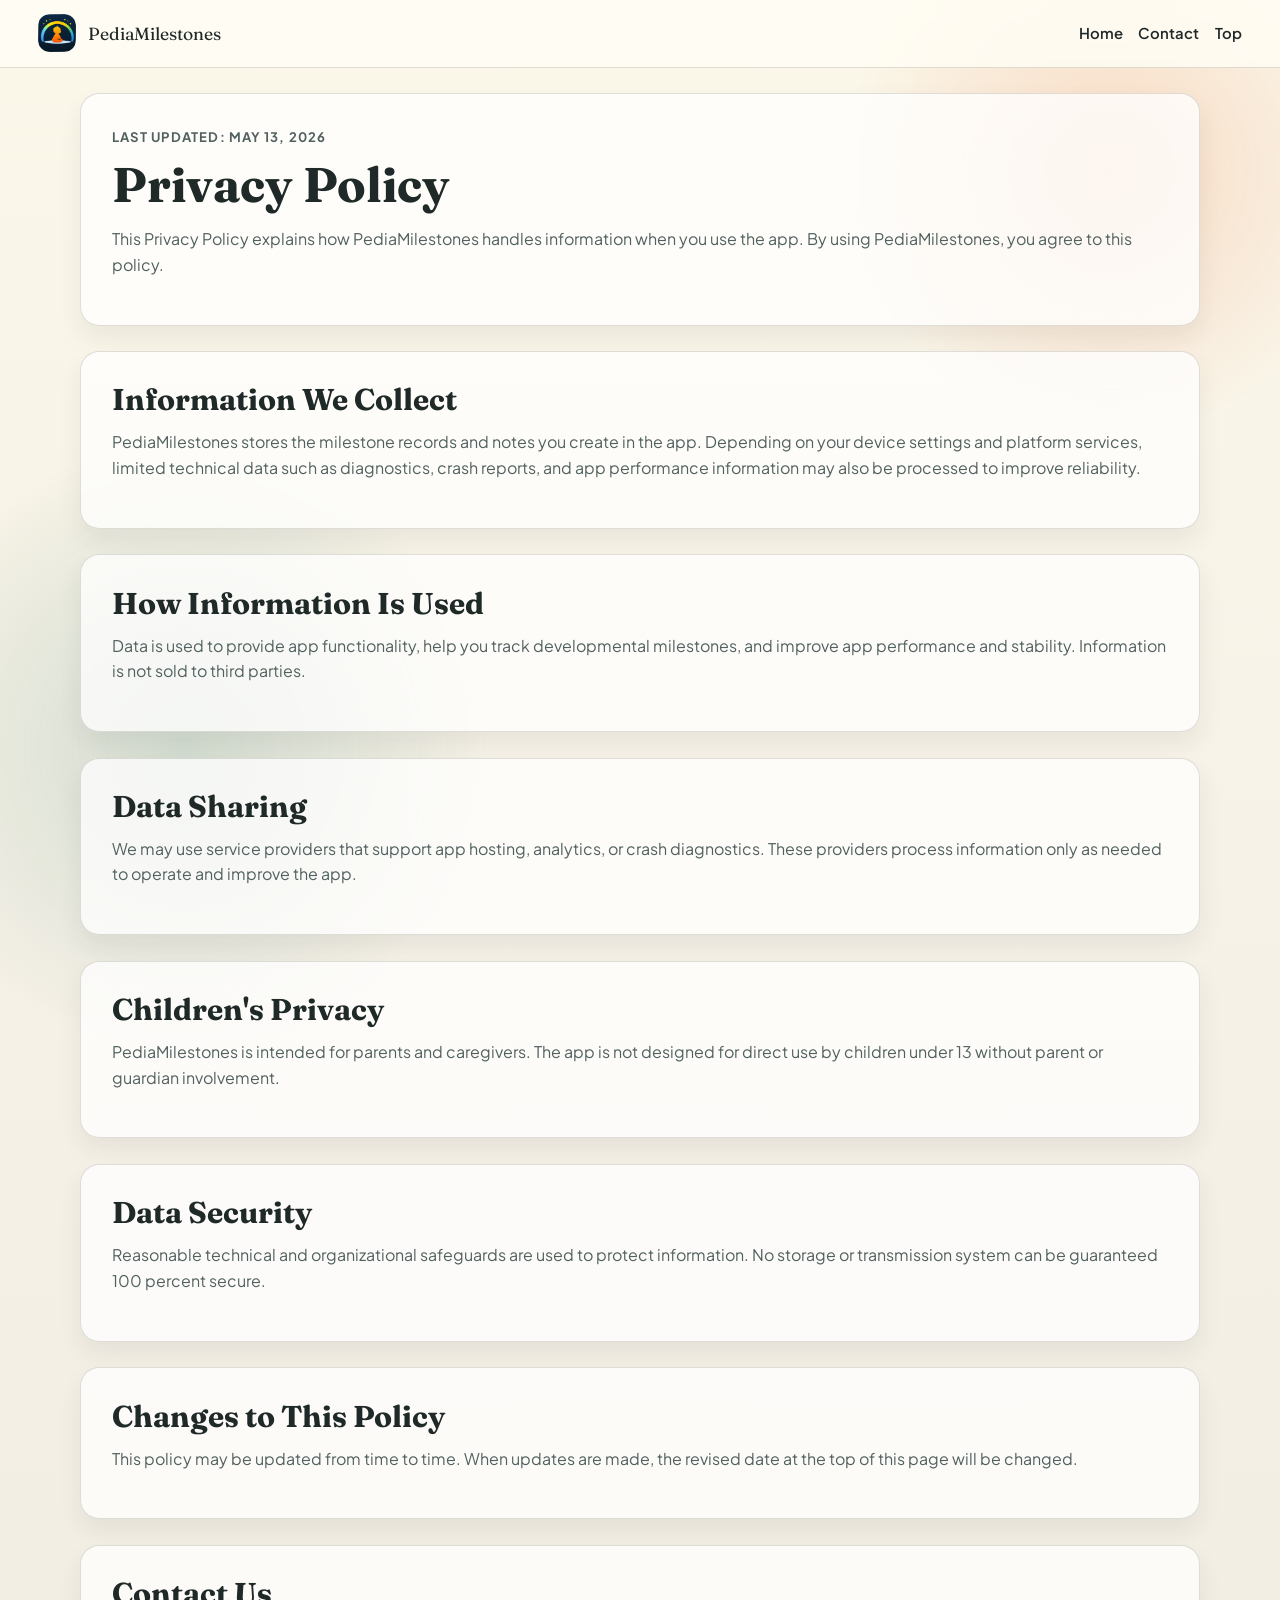
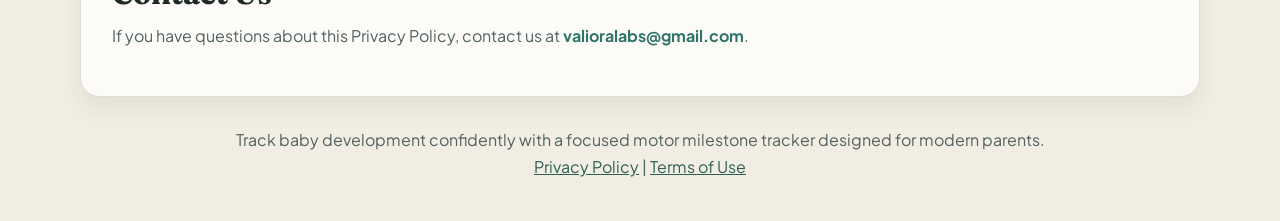
<file: privacy-policy.html>
<!doctype html>
<html lang="en">
<head>
  <meta charset="utf-8">
  <meta name="viewport" content="width=device-width, initial-scale=1">
  <title>Privacy Policy | PediaMilestones</title>
  <meta
    name="description"
    content="Read the PediaMilestones Privacy Policy to understand how data is handled in the app."
  >
  <link rel="preconnect" href="https://fonts.googleapis.com">
  <link rel="preconnect" href="https://fonts.gstatic.com" crossorigin>
  <link href="https://fonts.googleapis.com/css2?family=Fraunces:opsz,wght@9..144,600;9..144,700&family=Plus+Jakarta+Sans:wght@400;500;600;700&display=swap" rel="stylesheet">
  <link rel="stylesheet" href="styles.css?v=20260212">
</head>
<body>
  <div class="ambient-layer" aria-hidden="true"></div>

  <header class="site-header">
    <a href="index.html#top" class="brand">
      <img src="PediaMilestones.png" alt="PediaMilestones logo" class="brand-logo">
      <span>PediaMilestones</span>
    </a>
    <nav class="site-nav" aria-label="Secondary">
      <a href="index.html">Home</a>
      <a href="index.html#contact">Contact</a>
      <a href="#top">Top</a>
    </nav>
  </header>

  <main id="top">
    <section class="section">
      <p class="eyebrow">Last Updated: May 13, 2026</p>
      <h1>Privacy Policy</h1>
      <p>
        This Privacy Policy explains how PediaMilestones handles information when you use the app.
        By using PediaMilestones, you agree to this policy.
      </p>
    </section>

    <section class="section">
      <h2>Information We Collect</h2>
      <p>
        PediaMilestones stores the milestone records and notes you create in the app. Depending on your
        device settings and platform services, limited technical data such as diagnostics, crash reports,
        and app performance information may also be processed to improve reliability.
      </p>
    </section>

    <section class="section">
      <h2>How Information Is Used</h2>
      <p>
        Data is used to provide app functionality, help you track developmental milestones, and improve
        app performance and stability. Information is not sold to third parties.
      </p>
    </section>

    <section class="section">
      <h2>Data Sharing</h2>
      <p>
        We may use service providers that support app hosting, analytics, or crash diagnostics. These
        providers process information only as needed to operate and improve the app.
      </p>
    </section>

    <section class="section">
      <h2>Children&apos;s Privacy</h2>
      <p>
        PediaMilestones is intended for parents and caregivers. The app is not designed for direct use
        by children under 13 without parent or guardian involvement.
      </p>
    </section>

    <section class="section">
      <h2>Data Security</h2>
      <p>
        Reasonable technical and organizational safeguards are used to protect information. No storage
        or transmission system can be guaranteed 100 percent secure.
      </p>
    </section>

    <section class="section">
      <h2>Changes to This Policy</h2>
      <p>
        This policy may be updated from time to time. When updates are made, the revised date at the top
        of this page will be changed.
      </p>
    </section>

    <section class="section">
      <h2>Contact Us</h2>
      <p>
        If you have questions about this Privacy Policy, contact us at
        <a class="contact-link" href="mailto:valioralabs@gmail.com?subject=PediaMilestones%20Privacy%20Policy">valioralabs@gmail.com</a>.
      </p>
    </section>
  </main>

  <footer class="site-footer">
    <p>Track baby development confidently with a focused motor milestone tracker designed for modern parents.</p>
    <p class="legal-links">
      <a href="privacy-policy.html" aria-current="page">Privacy Policy</a>
      <span aria-hidden="true">|</span>
      <a href="https://www.apple.com/legal/internet-services/itunes/dev/stdeula/" target="_blank" rel="noopener noreferrer">Terms of Use</a>
    </p>
  </footer>
</body>
</html>
</file>
<file: styles.css>
:root {
  --bg: #f7f4ea;
  --surface: #fffcf3;
  --ink: #1f2928;
  --ink-soft: #51615f;
  --accent: #ef6a2e;
  --accent-strong: #cb4f18;
  --secondary: #2f7567;
  --line: #d8d2c1;
  --font-display: "Fraunces", Georgia, serif;
  --font-sans: "Plus Jakarta Sans", "Segoe UI", sans-serif;
}

*,
*::before,
*::after {
  box-sizing: border-box;
}

html {
  scroll-behavior: smooth;
}

body {
  margin: 0;
  min-height: 100vh;
  font-family: var(--font-sans);
  color: var(--ink);
  background: linear-gradient(180deg, #fbf7e9 0%, #f6f1e7 55%, #f2ede2 100%);
}

.ambient-layer {
  position: fixed;
  inset: 0;
  pointer-events: none;
  z-index: -1;
}

.ambient-layer::before,
.ambient-layer::after {
  content: "";
  position: absolute;
  border-radius: 999px;
  filter: blur(6px);
}

.ambient-layer::before {
  width: min(44vw, 520px);
  height: min(44vw, 520px);
  right: -90px;
  top: -90px;
  background: radial-gradient(circle, rgba(239, 106, 46, 0.2) 0%, rgba(239, 106, 46, 0) 72%);
}

.ambient-layer::after {
  width: min(46vw, 600px);
  height: min(46vw, 600px);
  left: -110px;
  bottom: -140px;
  background: radial-gradient(circle, rgba(47, 117, 103, 0.18) 0%, rgba(47, 117, 103, 0) 76%);
}

.site-header {
  position: sticky;
  top: 0;
  z-index: 20;
  display: flex;
  align-items: center;
  justify-content: space-between;
  gap: 1rem;
  padding: 0.9rem clamp(1rem, 3vw, 2.7rem);
  border-bottom: 1px solid rgba(104, 98, 83, 0.22);
  background: rgba(255, 253, 245, 0.84);
  backdrop-filter: blur(8px);
}

.brand {
  display: inline-flex;
  align-items: center;
  gap: 0.7rem;
  text-decoration: none;
  color: var(--ink);
  font-family: var(--font-display);
  font-size: clamp(1.1rem, 1.3vw, 1.4rem);
}

.brand-logo {
  width: 38px;
  height: 38px;
  border-radius: 12px;
  object-fit: cover;
  border: 0;
}

.site-nav {
  display: flex;
  align-items: center;
  flex-wrap: wrap;
  gap: 0.95rem;
}

.site-nav a {
  text-decoration: none;
  color: var(--ink);
  font-size: 0.93rem;
  font-weight: 600;
}

.site-nav a:hover,
.site-nav a:focus-visible {
  color: var(--accent-strong);
}

main {
  width: min(1120px, 92vw);
  margin: 0 auto;
}

.hero {
  padding: clamp(2rem, 5vw, 4.1rem) 0 1.4rem;
  display: grid;
  grid-template-columns: 1.08fr 0.92fr;
  align-items: stretch;
  gap: clamp(1rem, 3vw, 2rem);
}

.hero-copy,
.hero-media {
  background: rgba(255, 255, 255, 0.76);
  border: 1px solid rgba(122, 115, 98, 0.25);
  border-radius: 1.3rem;
  padding: clamp(1.1rem, 2.6vw, 2rem);
  box-shadow: 0 14px 28px rgba(37, 47, 45, 0.08);
}

.eyebrow {
  margin: 0 0 0.6rem;
  font-size: 0.82rem;
  letter-spacing: 0.085em;
  text-transform: uppercase;
  color: var(--secondary);
  font-weight: 700;
}

h1,
h2,
h3 {
  font-family: var(--font-display);
  margin-top: 0;
  line-height: 1.16;
}

h1 {
  font-size: clamp(2rem, 3.8vw, 3.1rem);
  margin-bottom: 0.85rem;
}

h2 {
  font-size: clamp(1.45rem, 2.35vw, 2rem);
  margin-bottom: 0.7rem;
}

h3 {
  font-size: 1.12rem;
  margin-bottom: 0.5rem;
}

.lead {
  margin: 0;
  color: var(--ink-soft);
  line-height: 1.6;
  font-size: 1.03rem;
}

.hero-actions {
  margin-top: 1.2rem;
  display: flex;
  align-items: center;
  gap: 1rem;
  flex-wrap: wrap;
}

.download-link {
  display: inline-flex;
  border-radius: 12px;
  transition: transform 180ms ease, box-shadow 180ms ease;
}

.download-link:hover,
.download-link:focus-visible {
  transform: translateY(-1px);
  box-shadow: 0 8px 18px rgba(26, 33, 32, 0.15);
}

.download-link img {
  display: block;
  width: 172px;
  height: auto;
}

.download-qr {
  display: flex;
  line-height: 0;
}

.qr-link {
  display: inline-block;
  padding: 0.45rem;
  background: var(--surface);
  border: 1px solid var(--line);
  border-radius: 0.9rem;
  text-decoration: none;
  transition: transform 180ms ease, box-shadow 180ms ease;
}

.qr-link:hover,
.qr-link:focus-visible {
  transform: translateY(-1px);
  box-shadow: 0 8px 18px rgba(26, 33, 32, 0.12);
}

.qr-link img {
  display: block;
  width: 102px;
  height: 102px;
  border-radius: 0.65rem;
  background: #ffffff;
}

.hero-media {
  display: grid;
  place-items: center;
}

.hero-logo {
  width: min(100%, 360px);
  border-radius: 28px;
  border: 0;
  display: block;
}

.section {
  margin: 1.6rem 0;
  background: rgba(255, 255, 255, 0.75);
  border: 1px solid rgba(126, 122, 108, 0.24);
  border-radius: 1.2rem;
  padding: clamp(1.1rem, 2.45vw, 1.95rem);
  box-shadow: 0 12px 24px rgba(37, 47, 45, 0.07);
}

.section p {
  margin-top: 0;
  color: var(--ink-soft);
  line-height: 1.6;
}

.contact-link {
  color: var(--secondary);
  font-weight: 700;
  text-decoration: none;
}

.contact-link:hover,
.contact-link:focus-visible {
  color: #1f5b50;
}

.feature-grid {
  margin-top: 0.9rem;
  display: grid;
  grid-template-columns: repeat(2, minmax(0, 1fr));
  gap: 0.8rem;
}

.feature-card {
  background: var(--surface);
  border: 1px solid var(--line);
  border-radius: 1rem;
  padding: 0.9rem;
}

.feature-card ul {
  margin: 0.2rem 0 0;
  padding-left: 1.1rem;
  color: var(--ink-soft);
}

.feature-card li + li {
  margin-top: 0.33rem;
}

.window-grid {
  margin-top: 0.8rem;
  display: grid;
  grid-template-columns: repeat(3, minmax(0, 1fr));
  gap: 0.75rem;
}

.window-grid article {
  background: var(--surface);
  border: 1px solid var(--line);
  border-radius: 0.95rem;
  padding: 0.9rem;
}

.window-grid p {
  margin-bottom: 0;
}

.notice {
  border-color: rgba(162, 64, 42, 0.35);
  background: rgba(255, 243, 234, 0.85);
}

.notice p {
  margin-bottom: 0;
}

.site-footer {
  width: min(1120px, 92vw);
  margin: 2rem auto 2.7rem;
  text-align: center;
  color: #526160;
}

.site-footer p {
  margin: 0.4rem 0;
}

.legal-links a {
  color: #2d5f54;
}

.legal-links a:hover,
.legal-links a:focus-visible {
  color: #20443c;
}

@media (max-width: 960px) {
  .hero {
    grid-template-columns: 1fr;
  }

  .download-qr {
    display: none;
  }

  .feature-grid {
    grid-template-columns: 1fr;
  }

  .window-grid {
    grid-template-columns: repeat(2, minmax(0, 1fr));
  }
}

@media (max-width: 720px) {
  .site-header {
    flex-direction: column;
    align-items: flex-start;
  }

  .window-grid {
    grid-template-columns: 1fr;
  }
}
</file>
